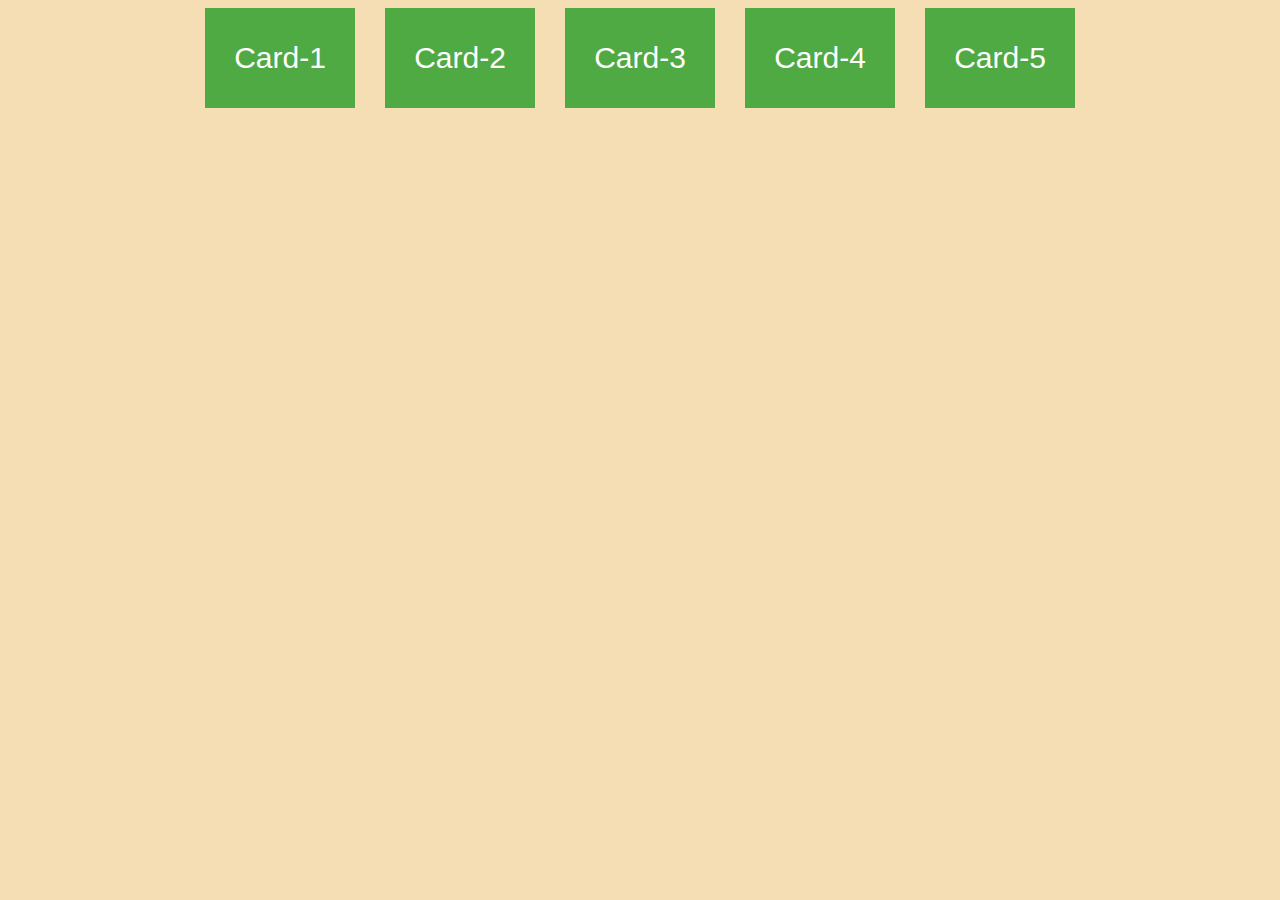
<file: index.html>
<!DOCTYPE html>
<html lang="en">
<head>
    <meta charset="UTF-8">
    <meta name="viewport" content="width=device-width, initial-scale=1.0">
    <title>Document</title>
</head>
<style>
    body{
        display: flex;
        background-color: wheat;
        justify-content: center;
        gap: 30px;
        
    }
    button{
        font-size: 30px;
        background-color:rgb(79, 170, 67);
        color: white;
        border: none;
        width: 150px;
        height: 100px;
    }
    
</style>
<body>
   <a href="./pages/1-card.html"><button>Card-1</button></a>
   <a href="./pages/2-card.html"><button>Card-2</button></a>
   <a href="./pages/3-card.html"><button>Card-3</button></a>
   <a href="./pages/4-card.html"><button>Card-4</button></a>
   <a href="./pages/5-card.html"><button>Card-5</button></a>
</body>
</html>
</file>
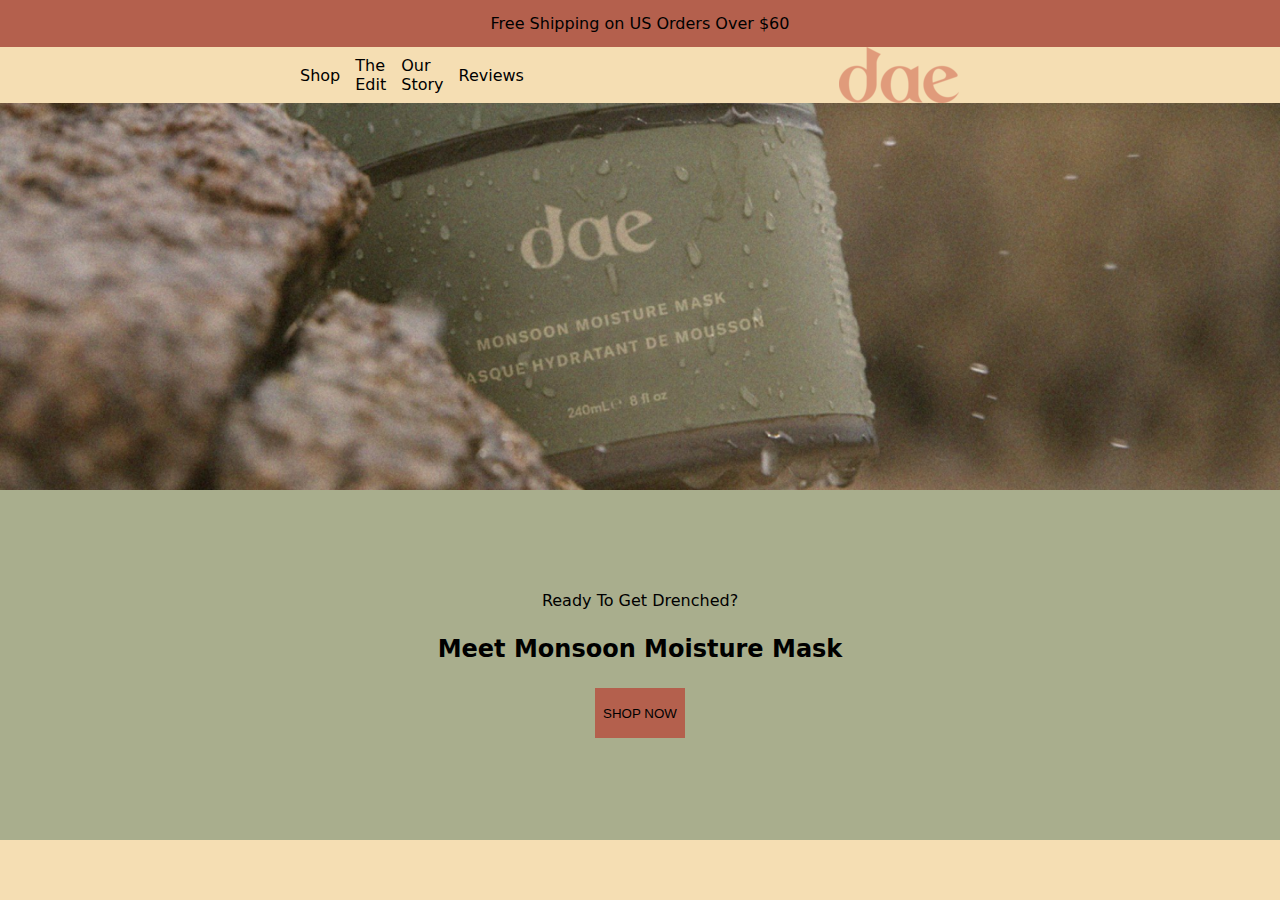
<file: pages/1-card.html>
<!DOCTYPE html>
<html lang="en">
  <head>
    <meta charset="UTF-8" />
    <meta name="viewport" content="width=device-width, initial-scale=1.0" />
    <title>Document</title>
    <link rel="stylesheet" href="../styles/1-card.css" />
  </head>
  <body>
    <div class="container">
      <header>Free Shipping on US Orders Over $60</header>
      <nav>
        <p>Shop</p>
        <p>The Edit</p>
        <p>Our Story</p>
        <p>Reviews</p>
        <img class="rasm" src="../images/Rectangle (4).png" />
        <div class="accaunt">
          <p class="bag">Account</p>
          <img class="bag" src="../images/bag-04.png" />
        </div>
      </nav>
      <main class="main">
        <img width="100%" src="../images/Frame (2).png" />
        <footer class="foot">
          <p class="blog1">Ready To Get Drenched?</p>
          <h2 class="blog2">Meet Monsoon Moisture Mask</h2>
          <a class="blog3"><button class="btn">SHOP NOW</button></a>
        </footer>
      </main>
    </div>
  </body>
</html>
</file>
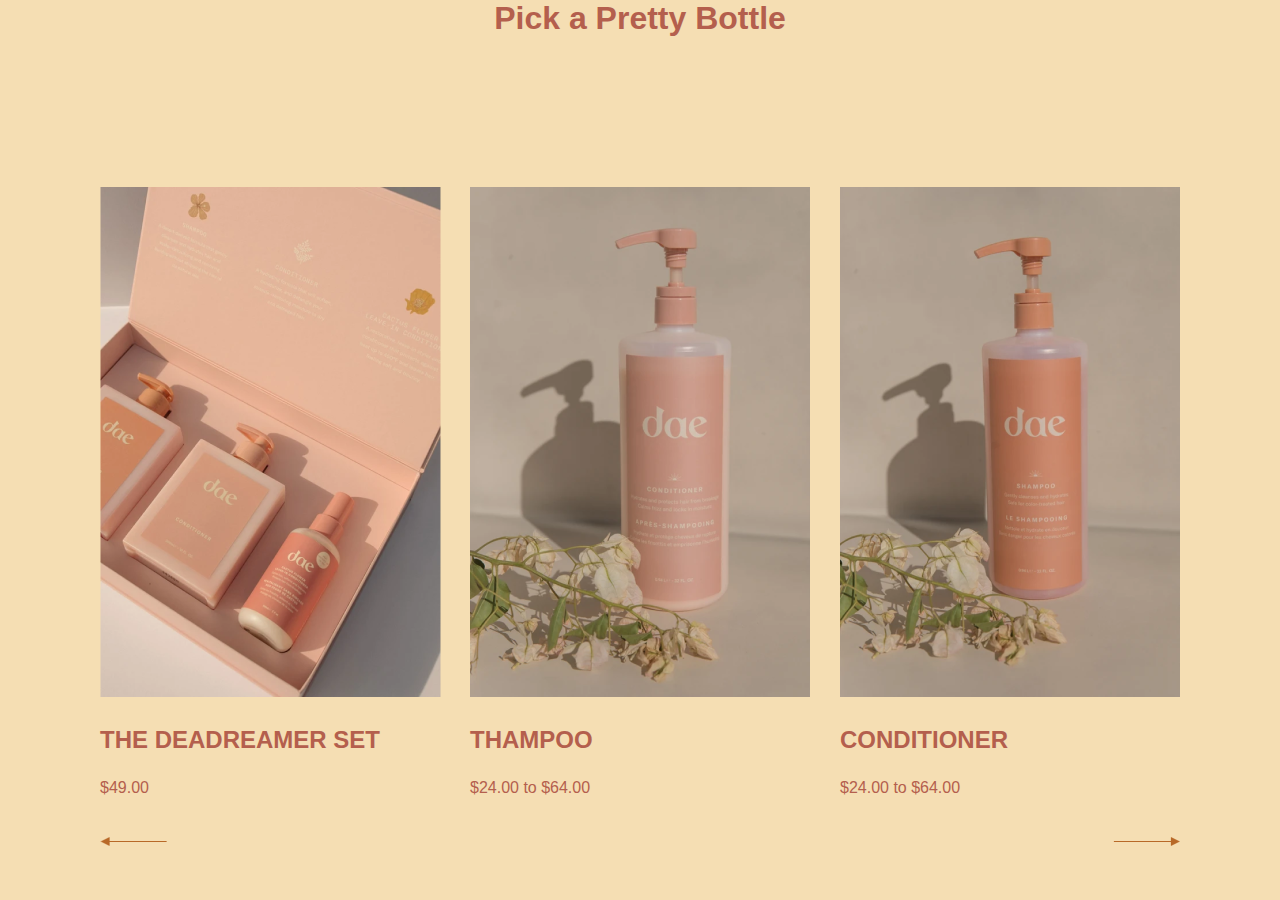
<file: pages/2-card.html>
<!DOCTYPE html>
<html lang="en">
  <head>
    <meta charset="UTF-8" />
    <meta name="viewport" content="width=device-width, initial-scale=1.0" />
    <title>Document</title>
    <link rel="stylesheet" href="../styles/2-card.css" />
  </head>
  <body>
    <h1 style="text-align: center">Pick a Pretty Bottle</h1>
    <div class="container">
      <div class="child child1">
        <img class="img" src="../images/rasm1.png" />
        <h2>THE DEADREAMER SET</h2>
        <p>$49.00</p>
        <div class="card">
          <img src="../images/chap.png" />
        </div>
      </div>
      <div class="child child2">
        <img class="img" src="../images/rasm.png" />
        <h2>THAMPOO</h2>
        <p>$24.00 to $64.00</p>
      </div>
      <div class="child child3">
        <img class="img" src="../images/rasm3.png" />
        <h2>CONDITIONER</h2>
        <p>$24.00 to $64.00</p>
        <div class="card1">
          <img src="../images/ong.png" />
        </div>
      </div>
    </div>
  </body>
</html>
</file>
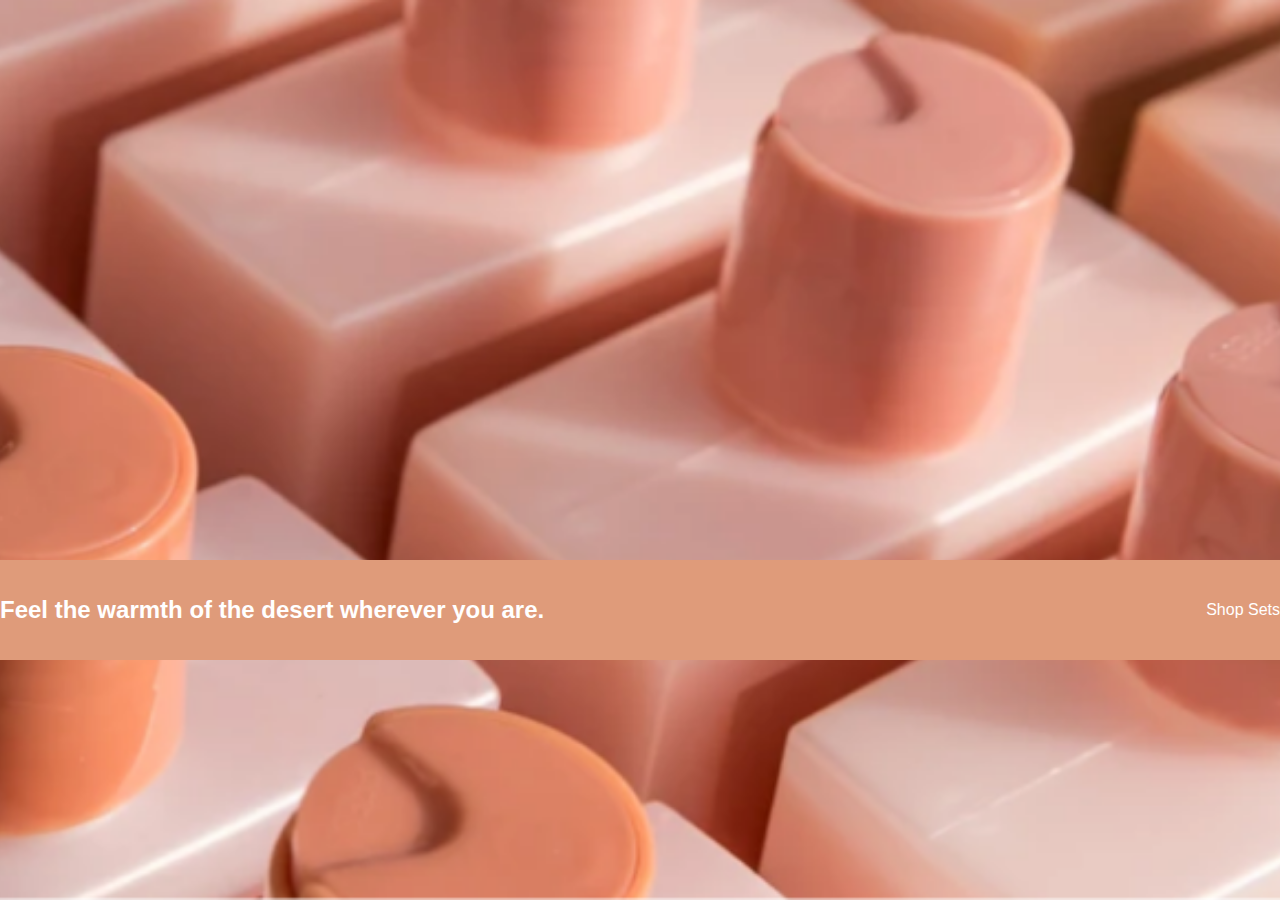
<file: pages/3-card.html>
<!DOCTYPE html>
<html lang="en">
  <head>
    <meta charset="UTF-8" />
    <meta name="viewport" content="width=device-width, initial-scale=1.0" />
    <title>Document</title>
    <link rel="stylesheet" href="../styles/3-card.css" />
  </head>
  <body>
    <div class="container">
      <div class="content">
        <h2>Feel the warmth of the desert wherever you are.</h2>
        <p>Shop Sets</p>
      </div>
    </div>
  </body>
</html>
</file>
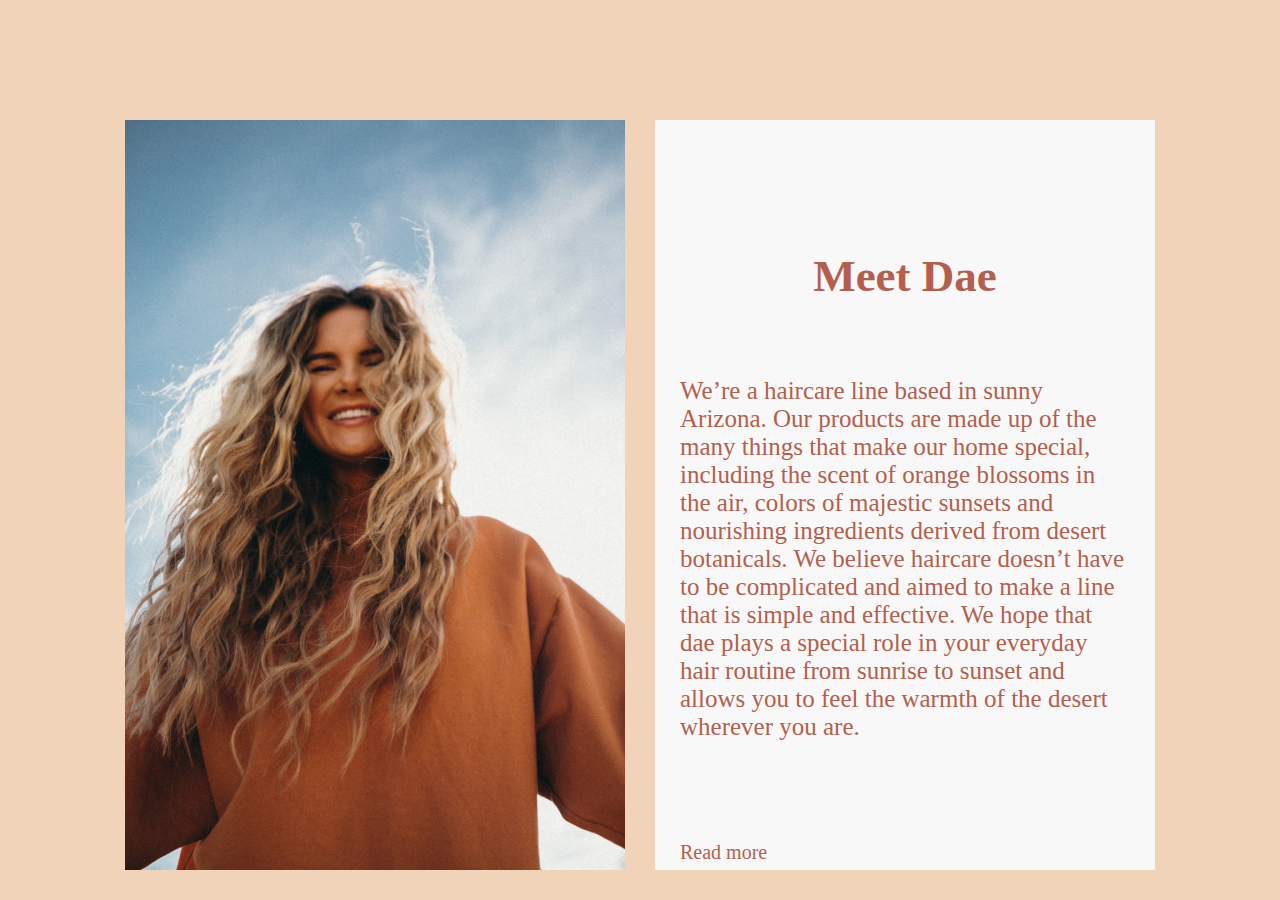
<file: pages/4-card.html>
<!DOCTYPE html>
<html lang="en">
  <head>
    <meta charset="UTF-8" />
    <meta name="viewport" content="width=device-width, initial-scale=1.0" />
    <title>Document</title>
    <link rel="stylesheet" href="../styles/4-card.css" />
  </head>
  <body>
    <div class="container">
      <div class="child">
        <img src="../images/6Z3A4921_1200x 1.png" />
      </div>
      <div class="content">
        <h1 >Meet Dae</h1>
        <p >
          We’re a haircare line based in sunny Arizona. Our products are made up
          of the many things that make our home special, including the scent of
          orange blossoms in the air, colors of majestic sunsets and nourishing
          ingredients derived from desert botanicals. We believe haircare
          doesn’t have to be complicated and aimed to make a line that is simple
          and effective. We hope that dae plays a special role in your everyday
          hair routine from sunrise to sunset and allows you to feel the warmth
          of the desert wherever you are.
        </p>
        <p class="matncha">Read more</p>
      </div>
    </div>
  </body>
</html>
</file>
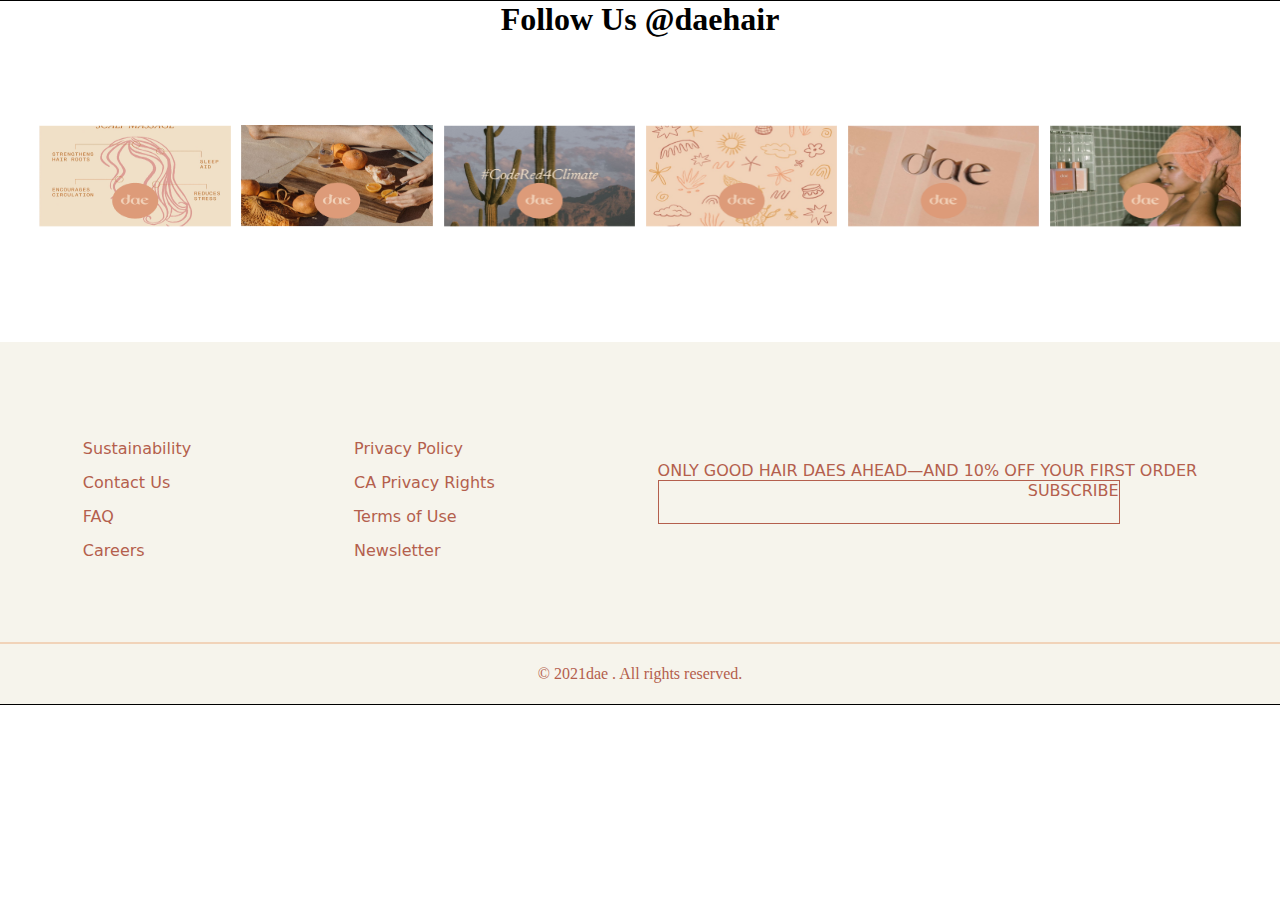
<file: pages/5-card.html>
<!DOCTYPE html>
<html lang="en">
  <head>
    <meta charset="UTF-8" />
    <meta name="viewport" content="width=device-width, initial-scale=1.0" />
    <title>Document</title>
    <link rel="stylesheet" href="../styles/5-card.css" />
  </head>
  <body>
    <div class="asosiy">
      <h1 style="text-align: center">Follow Us @daehair</h1>
      <div class="container">
        <img src="../images/rasm1.0.png" />
        <img src="../images/rasm2.png" />
        <img src="../images/rasm3.0.png" />
        <img src="../images/rasm4.png" />
        <img src="../images/rasm5.png" />
        <img src="../images/rasm6.png" />
      </div>
      <div class="content">
        <div>
          <ul>
            <li>Sustainability</li>
            <li>Contact Us</li>
            <li>FAQ</li>
            <li>Careers</li>
          </ul>
        </div>
        <div>
          <ul>
            <li>Privacy Policy</li>
            <li>CA Privacy Rights</li>
            <li>Terms of Use</li>
            <li>Newsletter</li>
          </ul>
        </div>
        <div class="oxirgi">
          <p>ONLY GOOD HAIR DAES AHEAD—AND 10% OFF YOUR FIRST ORDER</p>
          <p class="SUBSCRIBE">SUBSCRIBE</p>
        </div>
      </div>
      <div class="line"></div> 
      <div class="ozigina">© 2021dae . All rights reserved.</div>
    </div>
   
  </body>
</html>
</file>
<file: styles/1-card.css>
* {
  padding: 0;
  margin: 0;
  box-sizing: border-box;
}
body {
  background-color: wheat;
}

.container {
  display: flex;
  flex-wrap: wrap;
  flex-direction: column;
}
header {
  background-color: #b4604d;
  height: 47px;
  display: flex;
  justify-content: center;
  width: 100%;
  align-items: center;
  font-family: system-ui, -apple-system, BlinkMacSystemFont, "Segoe UI", Roboto,
    Oxygen, Ubuntu, Cantarell, "Open Sans", "Helvetica Neue", sans-serif;
}
nav {
  display: flex;
  align-items: center;
  max-width: 100%;
  gap: 15px;
  font-family: system-ui, -apple-system, BlinkMacSystemFont, "Segoe UI", Roboto,
    Oxygen, Ubuntu, Cantarell, "Open Sans", "Helvetica Neue", sans-serif;
}
nav,
.rasm {
  display: flex;
  padding-left: 300px;
}
.accaunt {
  font-family: system-ui, -apple-system, BlinkMacSystemFont, "Segoe UI", Roboto,
    Oxygen, Ubuntu, Cantarell, "Open Sans", "Helvetica Neue", sans-serif;
  display: flex;
  justify-content: center;
  padding-left: 500px;
  gap: 20px;
}
.main {
  display: flex;
  flex-direction: column;
}
footer {
  display: flex;
  flex-direction: column;
  flex-wrap: wrap;
  background-color: #a9ae8d;
  height: 350px;
  justify-content: center;
  font-family: system-ui, -apple-system, BlinkMacSystemFont, "Segoe UI", Roboto,
    Oxygen, Ubuntu, Cantarell, "Open Sans", "Helvetica Neue", sans-serif;
}
.blog1 {
  display: flex;
  justify-content: center;
}
.blog2 {
  display: flex;
  justify-content: center;
  padding-top: 25px;
}
.blog3 {
  display: flex;
  justify-content: center;
  margin-top: 25px;
}
.btn {
  width: 90px;
  height: 50px;
  background-color: #b4604d;
  border: 0;
}
</file>
<file: styles/2-card.css>
* {
  padding: 0;
  margin: 0;
  box-sizing: border-box;
}
body {
  background-color: wheat;
}
.container {
  padding-top: 150px;
  display: flex;
  gap: 30px;
  margin: auto;
  justify-content: center;
}
.child {
  width: 340px;
  height: 650px;
  font-family: "Gill Sans", "Gill Sans MT", Calibri, "Trebuchet MS", sans-serif;
}
h1 {
  font-family: "Gill Sans", "Gill Sans MT", Calibri, "Trebuchet MS", sans-serif;
  color: #b45f4d;
}
h2 {
  display: flex;
  padding-top: 25px;
  color: #b45f4d;
}
p {
  display: flex;
  padding-top: 25px;
  color: #b45f4d;
}
.card1 {
  display: flex;
  justify-self: end;
  padding-top: 40px;
}
.card {
  display: flex;
  padding-top: 40px;
}
</file>
<file: styles/3-card.css>
*{
    padding: 0;
    margin: 0;
    box-sizing: border-box;

}
.container {
    background-image: url('../images/image\ 3.png'); /* Rasmni manzilini ko'rsating */
    background-size: cover; /* Rasmni to'liq ekranga to'ldiradi */
    background-position: center; /* Rasmni markazga joylashtiradi */
    background-repeat: no-repeat; /* Rasmni takrorlashni o'chiradi */
    height: 100vh; /* Butun ekran balandligini egallaydi */
    display: flex; /* Matnni markazlashtirish uchun */
    justify-content: center; /* Gorizontal markazlashtirish */
    align-items: center; /* Vertikal markazlashtirish */
    color: white; /* Matnni oq rangda ko'rsatadi */
    text-align: center;
    font-family: Arial, sans-serif;
    
    
}
.content{
    display: flex;
    justify-content: space-between;
    width: 100%;
    background-color: #DF9B7A;
    height: 100px;
    align-items: center;
    margin-top: 320px;
}
</file>
<file: styles/4-card.css>
* {
  padding: 0;
  margin: 0;
  box-sizing: border-box;

}
body{
    width: 100%;
  background-color: #f1d3b9;
}
.container {
  display: flex;
  gap: 30px;
  justify-content: center;
  margin-top: 120px;
  
}
.child{
    height: 750px;
    width: 500px;
    
}
.content {
    display: flex;
    flex-direction: column;
    background-color: #F8F8F8;
    height: 750px;
    width: 500px;
    color: #B45F4D;
}
h1{
    display: flex;
    justify-content: center;
    font-size: 45px;
    margin-top: 130px;
}
p{
   display: flex;
   font-size: 25px;
   flex-direction: column;
   flex-wrap: wrap;
   justify-content: center;
   margin: 25px;
   margin-top: 75px;
   
   
}
.matncha{
    display: flex;
    font-size: 20px;
}
</file>
<file: styles/5-card.css>
* {
  padding: 0;
  margin: 0;
  box-sizing: border-box;
}
.asosiy {
  display: flex;
  flex-direction: column;
  flex-wrap: wrap;
  justify-self: center;
  border: 1px solid;
}
.container {
  display: flex;
  justify-content: center;
  align-items: center;
  gap: 10px;
  width: 1440px;
  height: 304px;
  background-color: rgb(255, 255, 255);
}
img {
  justify-content: center;
  width: 191.99px;
  height: 129.81px;
  gap: 10px;
}
ul {
  list-style-type: none;
}
.content {
  display: flex;
  justify-content: space-evenly;
  background-color: #f6f4ec;
  width: 1440px;
  height: 300px;
  align-items: center;
  font-family: system-ui, -apple-system, BlinkMacSystemFont, "Segoe UI", Roboto,
    Oxygen, Ubuntu, Cantarell, "Open Sans", "Helvetica Neue", sans-serif;
    color: #B45F4D;
    
}

.SUBSCRIBE {
  width: 462px;
  height: 44px;
  border: 1px solid;
  display: flex;
  justify-content: end;
}
.line{
    width: 1440px;
    height: 2px;
    background-color: #F1D3B9;
    display: flex;
}
.ozigina{
    width: 1440px;
    height: 60px;
    background-color: #f6f4ec;
    display: flex;
    justify-content: center;
    align-items: center;
    color: #B45F4D;
    
}
li{
    display: flex;
    flex-direction: column;
    padding-top: 15px;
}
</file>
